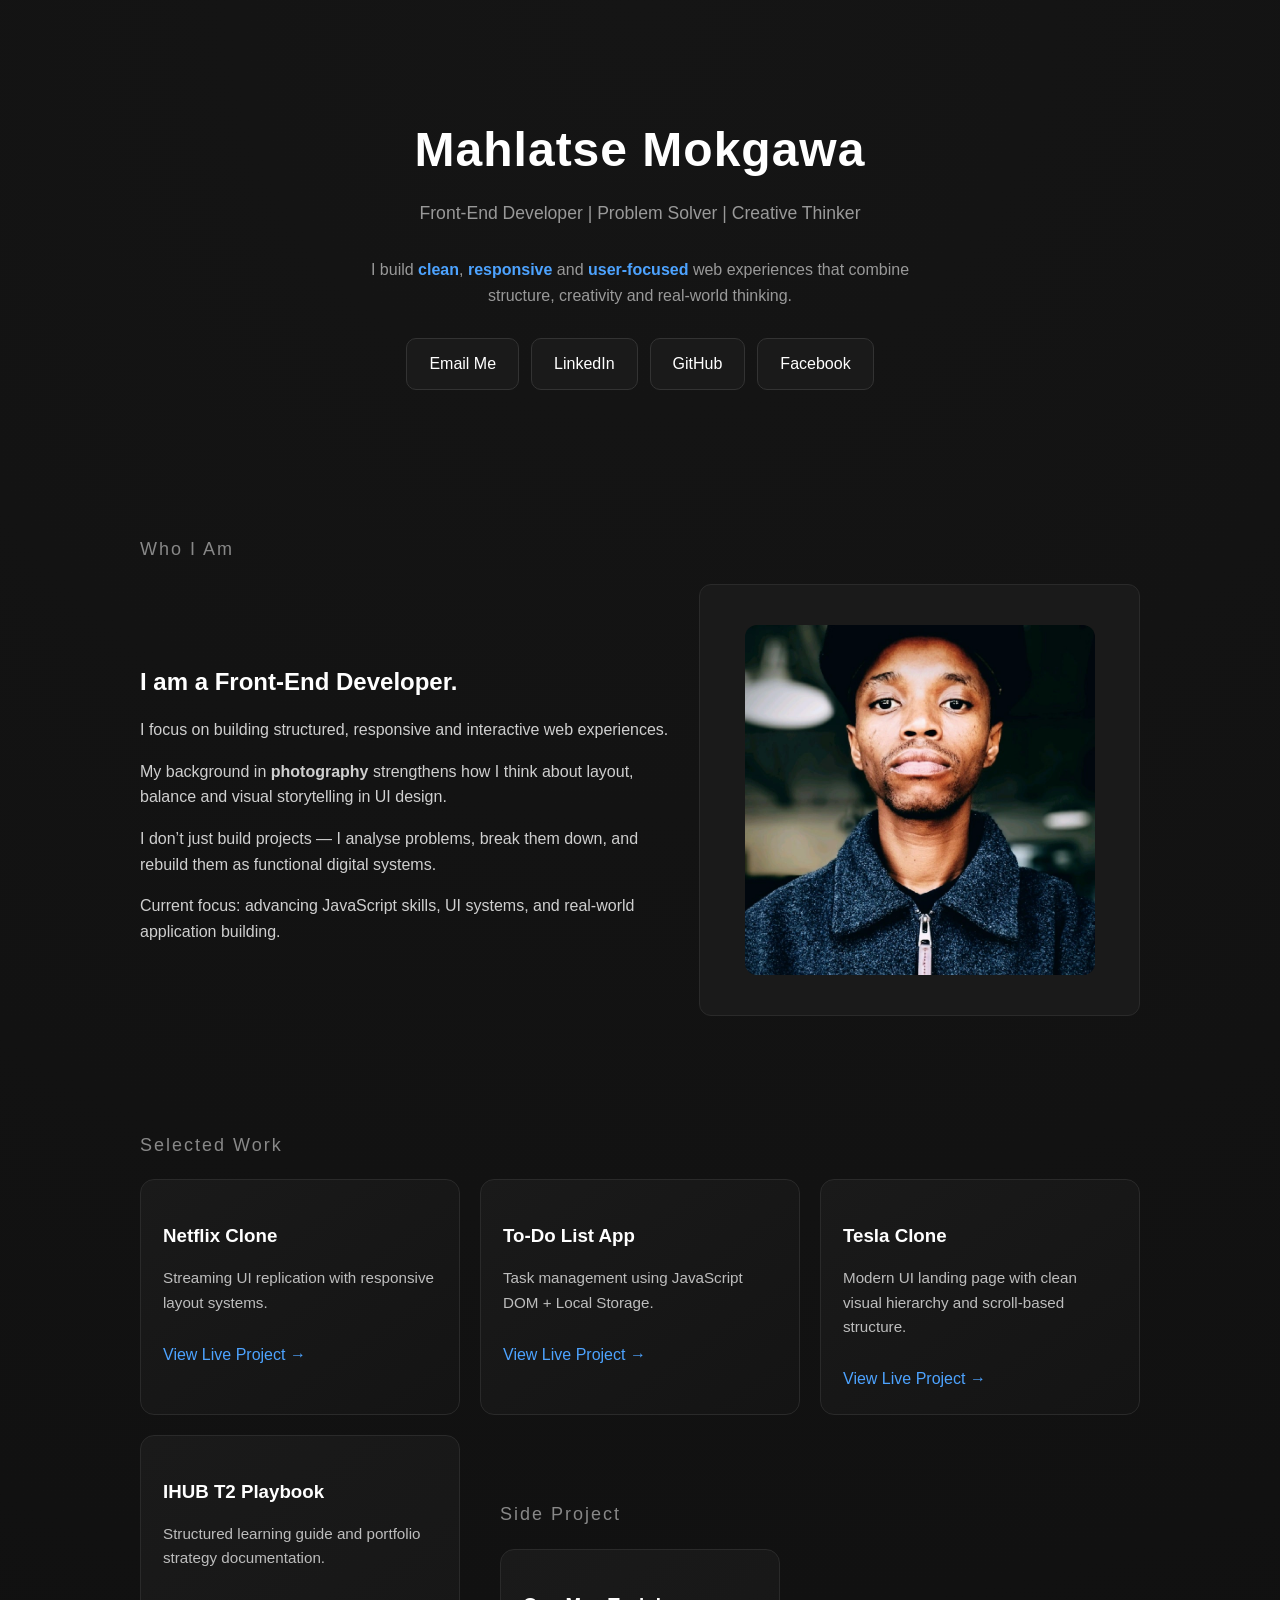
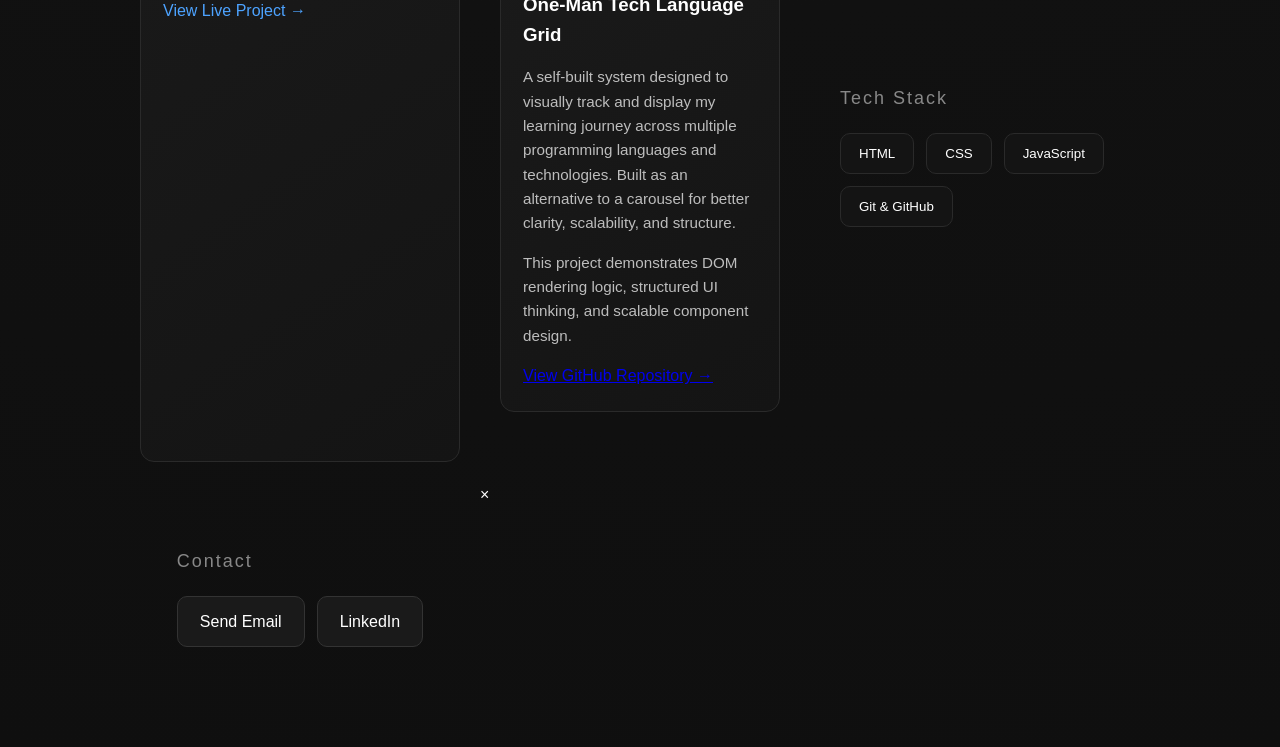
<file: index.html>
<!DOCTYPE html>
<html lang="en">
<head>
  <meta charset="UTF-8" />
  <meta name="viewport" content="width=device-width, initial-scale=1.0"/>
  <title>Mahlatse | Developer Portfolio</title>
  <link rel="stylesheet" href="https://cdnjs.cloudflare.com/ajax/libs/font-awesome/6.5.1/css/all.min.css">
  <link rel="stylesheet" href="styles.css"/>
</head>

<body>

<!-- HERO -->
<header class="hero">

  <h1 class="name">Mahlatse Mokgawa</h1>

  <p class="tagline">
    Front-End Developer | Problem Solver | Creative Thinker
  </p>
  <p class="hero-summary">
    I build <span class="highlight">clean</span>, <span class="highlight">responsive</span> and <span class="highlight">user-focused</span> web experiences that combine structure, creativity and real-world thinking.
  </p>

  <div class="hero-buttons">

    <a href="mailto:hlatsiboy113@gmail.com?subject=Portfolio%20Contact&body=Hi%20Mahlatse,%20I%20came%20across%20your%20portfolio..." class="hero-btn">
      Email Me
    </a>

    <a href="https://linkedin.com" target="_blank" class="hero-btn">LinkedIn</a>

    <a href="https://github.com" target="_blank" class="hero-btn">GitHub</a>

    <a href="https://facebook.com" target="_blank" class="hero-btn">Facebook</a>

  </div>

</header>

<section class="section">
  <h2 class="section-title">Who I Am</h2>

  <div class="about">

    <div class="about-text">

      <h3 class="bold-intro">I am a Front-End Developer.</h3>

      <p>
        I focus on building structured, responsive and interactive web experiences.
      </p>

      <p>
        My background in <strong>photography</strong> strengthens how I think about layout, balance and visual storytelling in UI design.
      </p>

      <p>
        I don’t just build projects — I analyse problems, break them down, and rebuild them as functional digital systems.
      </p>

      <p class="goal">
        Current focus: advancing JavaScript skills, UI systems, and real-world application building.
      </p>

    </div>

    <div class="about-image">
      <img src="assets/face-1.png" class="profile-img" />
    </div>
  </div>
</section>

<!-- PROJECTS -->
<section class="section">

  <h2 class="section-title">Selected Work</h2>

  <div class="projects">

    <a href="https://stellular-rabanadas-c62dc8.netlify.app/" target="_blank" class="project-card">
      <h3>Netflix Clone</h3>
      <p>Streaming UI replication with responsive layout systems.</p>
      <span class="link-tag">View Live Project →</span>
    </a>

    <a href="https://to-do-list474.netlify.app/" target="_blank" class="project-card">
      <h3>To-Do List App</h3>
      <p>Task management using JavaScript DOM + Local Storage.</p>
      <span class="link-tag">View Live Project →</span>
    </a>

    <a href="https://stellular-rabanadas-c62dc8.netlify.app/" target="_blank" class="project-card">
      <h3>Tesla Clone</h3>
      <p>Modern UI landing page with clean visual hierarchy and scroll-based structure.</p>
      <span class="link-tag">View Live Project →</span>
    </a>

    <a href="https://github.com/hlatsiboy113-png/mahlatseplaybook" target="_blank" class="project-card">
      <h3>IHUB T2 Playbook</h3>
      <p>Structured learning guide and portfolio strategy documentation.</p>
      <span class="link-tag">View Live Project →</span>
    </a>

    <section class="section">

  <h2 class="section-title">Side Project</h2>

  <div class="project-card">

    <h3>One-Man Tech Language Grid</h3>

    <p>
      A self-built system designed to visually track and display my learning journey across multiple programming languages and technologies.
      Built as an alternative to a carousel for better clarity, scalability, and structure.
    </p>

    <p>
      This project demonstrates DOM rendering logic, structured UI thinking, and scalable component design.
    </p>

    <a href="https://github.com/yourusername/one-man-carousel-grid" target="_blank" class="repo-link">
      View GitHub Repository →
    </a>

  </div>

</section>


<!-- TECH STACK -->
<section class="section">
  <h2 class="section-title">Tech Stack</h2>

  <div class="tech-grid">

    <button class="tech-btn" onclick="openModal('html')">HTML</button>
    <button class="tech-btn" onclick="openModal('css')">CSS</button>
    <button class="tech-btn" onclick="openModal('js')">JavaScript</button>
    <button class="tech-btn" onclick="openModal('git')">Git & GitHub</button>

  </div>
</section>

<!-- CONTACT -->
<section class="section">
  <h2 class="section-title">Contact</h2>

  <div class="contact">
    
    <a href="mailto:hlatsiboy113@gmail.com" class="contact-btn">Send Email</a>

    <a href="https://www.linkedin.com/in/mahlatse-mokgawa-53b588103/" target="_blank" class="contact-btn">
      LinkedIn
    </a>

  </div>
</section>

<!-- MODAL -->
<div id="modal" class="modal">
  <div class="modal-content">
    <span class="close" onclick="closeModal()">&times;</span>

    <div id="modal-body"></div>
  </div>
</div>

<script src="script.js"></script>
</body>
</html>
</file>
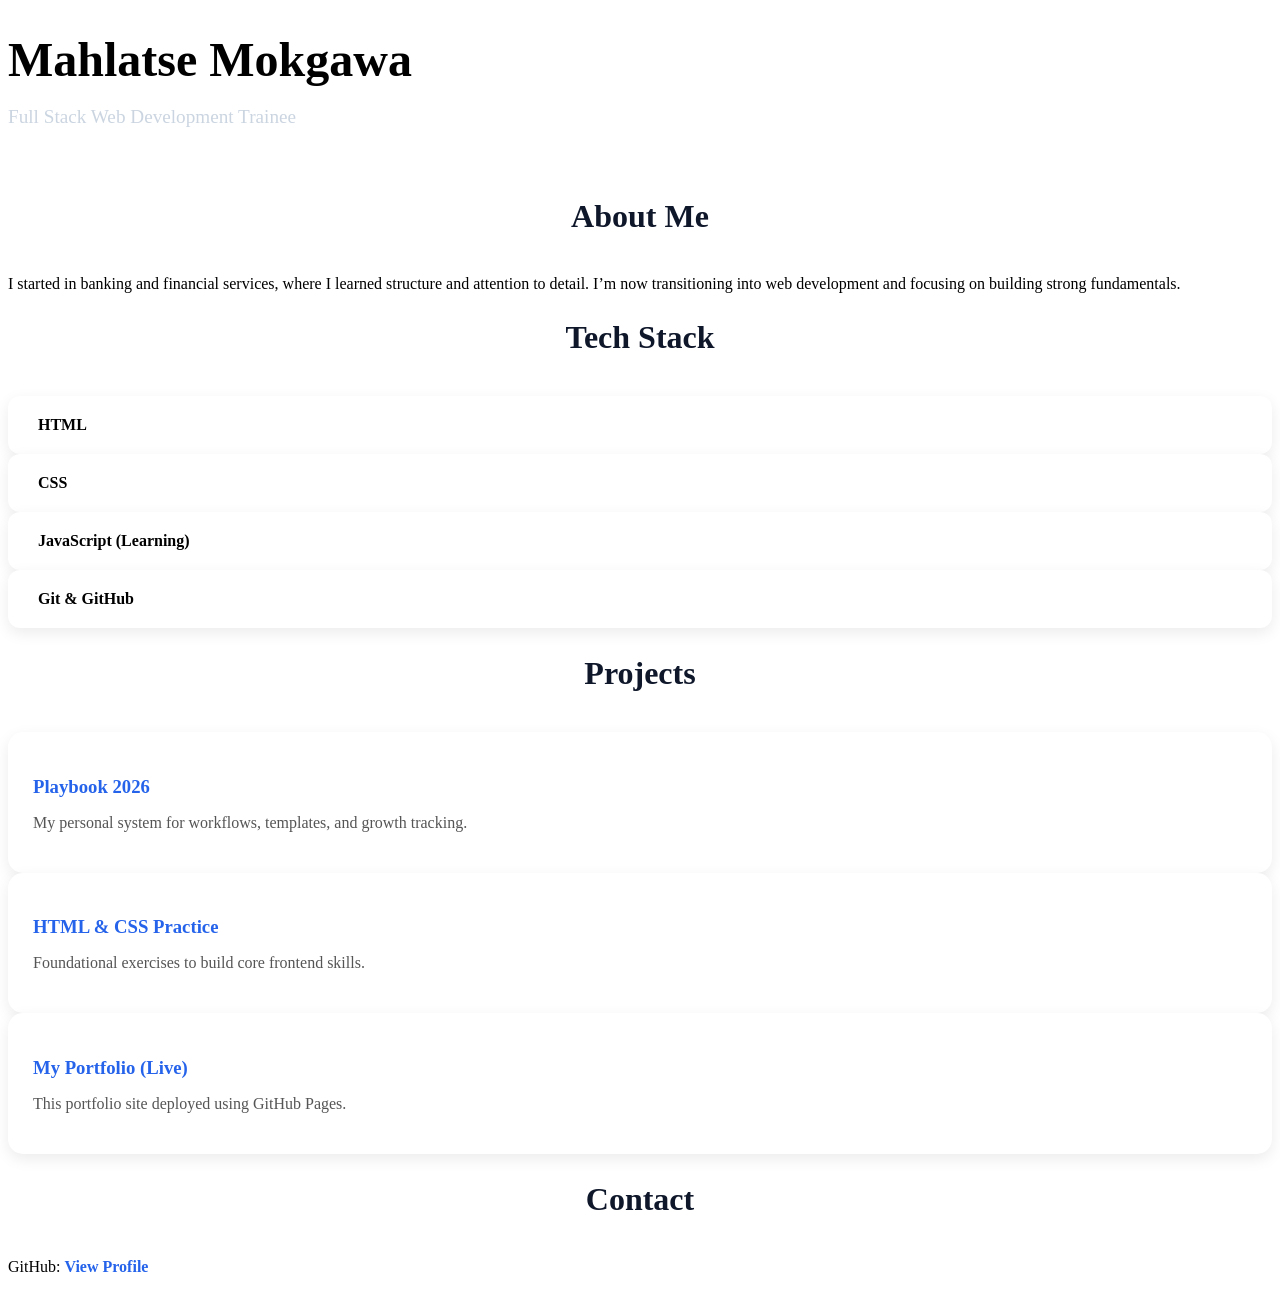
<file: portfolio-v1/mahlatse-portfolio-project-main/index.html>
<!DOCTYPE html>
<html lang="en">
<head>
  <meta charset="UTF-8">
  <meta name="viewport" content="width=device-width, initial-scale=1.0">
  <title>Mahlatse | Developer Portfolio</title>

  <link rel="stylesheet" href="styles.css">
</head>

<body>

<header>
  <h1>Mahlatse Mokgawa</h1>
  <p>Full Stack Web Development Trainee</p>

  <nav>
    <a href="#about">About</a>
    <a href="#stack">Stack</a>
    <a href="#projects">Projects</a>
    <a href="#contact">Contact</a>
  </nav>
</header>

<section id="about">
  <h2>About Me</h2>
  <p>
    I started in banking and financial services, where I learned structure and attention to detail.
    I’m now transitioning into web development and focusing on building strong fundamentals.
  </p>
</section>

<section id="stack">
  <h2>Tech Stack</h2>
  <div class="card">HTML</div>
  <div class="card">CSS</div>
  <div class="card">JavaScript (Learning)</div>
  <div class="card">Git & GitHub</div>
</section>

<section id="projects">
  <h2>Projects</h2>

  <!-- PROJECT 1 -->
  <a href="https://github.com/YOUR-USERNAME/playbook-2026" target="_blank" class="project-card">
    <h3>Playbook 2026</h3>
    <p>My personal system for workflows, templates, and growth tracking.</p>
  </a>

  <!-- PROJECT 2 -->
  <a href="https://github.com/YOUR-USERNAME/html-css-practice" target="_blank" class="project-card">
    <h3>HTML & CSS Practice</h3>
    <p>Foundational exercises to build core frontend skills.</p>
  </a>

  <!-- PROJECT 3 (LIVE SITE EXAMPLE) -->
  <a href="https://your-username.github.io/portfolio/" target="_blank" class="project-card">
    <h3>My Portfolio (Live)</h3>
    <p>This portfolio site deployed using GitHub Pages.</p>
  </a>

</section>

<section id="contact">
  <h2>Contact</h2>
  <p>
    GitHub:
    <a href="https://github.com/YOUR-USERNAME" target="_blank">
      View Profile
    </a>
  </p>
</section>

</body>
</html>
</file>
<file: styles.css>
body {
  margin: 0;
  font-family: Arial, sans-serif;
  background: radial-gradient(circle at top, #151515, #0f0f0f);
  color: #fff;
  line-height: 1.6;
}

/* Smooth scrolling */
html {
  scroll-behavior: smooth;
}

/* Global highlight */
.highlight {
  color: #4da3ff;
  font-weight: 600;
}

/* HERO */
.hero {
  text-align: center;
  padding: 90px 20px 60px;
}

.name {
  font-size: 3.2rem;
  font-weight: 700;
  letter-spacing: 1px;
}

.tagline {
  color: #aaa;
  margin-top: 10px;
  font-size: 1.1rem;
}

.hero-summary {
  max-width: 600px;
  margin: 20px auto;
  color: #cfcfcf;
}

.hero h1 {
  font-size: 40px;
}

.hero p {
  color: #aaa;
}

.hero {
    text-align: center;
    padding: 80px 20px;
}

.hero h1 {
    font-size: 3rem;
    margin-bottom: 10px;
}

.hero p {
    color: #999;
    margin-bottom: 30px;
}

.hero-buttons {
    display: flex;
    justify-content: center;
    flex-wrap: wrap;
    gap: 12px;
}

.hero-btn {
    text-decoration: none;
    color: white;
    background: #1a1a1a;
    padding: 12px 22px;
    border-radius: 10px;
    border: 1px solid #333;
    transition: all 0.3s ease;
    font-weight: 500;
}

.hero-btn:hover {
    transform: translate(-4px);
    background: #252525;
    border-color: #666;
    box-shadow: 0 8px 20px rgba(255,255,255,0.08);
}

/* SECTIONS */
.section {
  padding: 50px 20px;
  max-width: 1000px;
  margin: auto;
}

.section-title {
  font-size: 18px;
  font-weight: 500;
  letter-spacing: 2px;
  color: #888;
  margin-bottom: 20px;
}

/* ABOUT */
.about {
  display: flex;
  gap: 20px;
  flex-wrap: wrap;
}

.about-text {
  flex: 1;
  min-width: 250px;
}

.about-image {
  flex: 1;
  min-width: 250px;
  background: #1a1a1a;
  display: flex;
  align-items: center;
  justify-content: center;
  padding: 40px;
  color: #666;
}

/* PROJECTS */
.projects {
  display: grid;
  grid-template-columns: repeat(auto-fit, minmax(240px, 1fr));
  gap: 20px;
  margin-top: 20px;
}

/* Card becomes interactive tile */
.project-card {
  background: linear-gradient(145deg, #1a1a1a, #141414);
  border: 1px solid #2a2a2a;
  border-radius: 14px;
  padding: 22px;
  text-decoration: none;
  color: white;
  display: block;
  position: relative;
  overflow: hidden;
  transition: 0.35s ease;
  transform: translateY(0);
}

/* Glow hover effect */
.project-card:hover {
  transform: translateY(-10px) scale(1.02);
  border-color: #4da3ff;
  box-shadow: 0 20px 40px rgba(0,0,0,0.6);
}

/* Animated glow strip */
.project-card::before {
  content: "";
  position: absolute;
  top: 0;
  left: -100%;
  width: 100%;
  height: 3px;
  background: linear-gradient(90deg, transparent, #4da3ff, transparent);
  transition: 0.5s;
}

.project-card:hover::before {
  left: 100%;
}

.project-card h3 {
  margin-bottom: 8px;
}

.project-card p {
  color: #bdbdbd;
  font-size: 0.95rem;
}

.link-tag {
  display: inline-block;
  margin-top: 12px;
  color: #4da3ff;
  font-weight: 500;
}

/* TECH STACK */
.tech-grid {
  display: flex;
  gap: 10px;
  flex-wrap: wrap;
}

.tech-btn {
  padding: 10px 15px;
  border: none;
  background: #222;
  color: white;
  cursor: pointer;
  border-radius: 6px;
}

.tech-btn:hover {
  background: #333;
}

/* CONTACT */
.contact {
  display: flex;
  gap: 10px;
}

.contact-btn {
  padding: 10px 15px;
  background: #222;
  color: white;
  text-decoration: none;
  border-radius: 6px;
}

.contact-btn:hover {
  background: #333;
}

/* MODAL */
.about {
  display: grid;
  grid-template-columns: 1.2fr 1fr;
  gap: 30px;
  align-items: center;
}

.about-text p {
  color: #cfcfcf;
}

.bold-intro {
  font-size: 1.5rem;
  margin-bottom: 10px;
  color: #fff;
}

.about-image {
  background: #1a1a1a;
  border-radius: 12px;
  overflow: hidden;
  border: 1px solid #2a2a2a;
}

.profile-img {
    width: 100%;
    max-width: 350px;
    height: auto;
    display: block;
    border-radius: 12px;
}

.profile-img {
    width: 100%;
    max-width: 350px;
    height: auto;
    border-radius: 12px;
    display: block;
}

.contact {
    display: flex;
    flex-wrap: wrap;
    gap: 12px;
    margin-top: 20px;
}

.contact-btn {
    text-decoration: none;
    color: white;
    background: #1a1a1a;
    padding: 12px 22px;
    border-radius: 10px;
    border: 1px solid #333;
    transition: all 0.3s ease;
    font-weight: 500;
}

.contact-btn:hover {
    transform: translateY(-4px);
    border-color: #666;
    box-shadow: 0 8px 20px rgba(255,255,255,0.08);
    background: #252525;
}

.tech-grid {
  display: flex;
  flex-wrap: wrap;
  gap: 12px;
}

.tech-btn {
  padding: 12px 18px;
  border-radius: 10px;
  border: 1px solid #2a2a2a;
  background: #141414;
  color: white;
  cursor: pointer;
  transition: 0.3s ease;
}

.tech-btn:hover {
  background: #1f1f1f;
  border-color: #4da3ff;
  transform: translateY(-4px);
  box-shadow: 0 10px 20px rgba(0,0,0,0.4);
}


.language-grid {
  display: grid;
  grid-template-columns: repeat(auto-fit, minmax(90px, 1fr));
  gap: 12px;
  margin-top: 20px;

@media (max-width: 768px) {
  .about {
    grid-template-columns: 1fr;
  }

  .name {
    font-size: 2.4rem;
  }

  .hero {
    pad
</file>
<file: portfolio-v1/mahlatse-portfolio-project-main/styles.css>
<!-- RESET -->


* {
  margin: 0;
  padding: 0;
  box-sizing: border-box;
}

<!-- BODY -->


body {
  font-family: Arial, Helvetica, sans-serif;
  background: #f4f7fa;
  color: #222;
  line-height: 1.6;
}

<!-- HEADER -->
 
header {
  background: linear-gradient(135deg, #0f172a, #1e293b);
  color: white;
  text-align: center;
  padding: 80px 20px;
}

header h1 {
  font-size: 3rem;
  margin-bottom: 10px;
}

header p {
  font-size: 1.2rem;
  color: #cbd5e1;
  margin-bottom: 25px;
}

<!-- NAVIGATION -->

nav {
  display: flex;
  justify-content: center;
  gap: 20px;
  flex-wrap: wrap;
}

nav a {
  color: white;
  text-decoration: none;
  padding: 10px 18px;
  border: 1px solid rgba(255,255,255,0.3);
  border-radius: 8px;
  transition: 0.3s;
}

nav a:hover {
  background: white;
  color: #0f172a;
}


   SECTIONS


section {
  max-width: 1100px;
  margin: auto;
  padding: 70px 20px;
}

section h2 {
  text-align: center;
  margin-bottom: 40px;
  font-size: 2rem;
  color: #0f172a;
}


<!-- ABOUT -->


#about p {
  max-width: 800px;
  margin: auto;
  text-align: center;
  font-size: 1.1rem;
}


<!-- TECH STACK -->


#stack {
  display: flex;
  flex-wrap: wrap;
  justify-content: center;
  gap: 20px;
}

#stack h2 {
  width: 100%;
}

.card {
  background: white;
  padding: 20px 30px;
  border-radius: 12px;
  box-shadow: 0 5px 15px rgba(0,0,0,0.08);
  font-weight: bold;
  transition: 0.3s;
}

.card:hover {
  transform: translateY(-5px);
}


<!-- PROJECTS -->


#projects {
  display: grid;
  gap: 25px;
}

.project-card {
  background: white;
  padding: 25px;
  border-radius: 15px;
  text-decoration: none;
  color: inherit;
  box-shadow: 0 5px 15px rgba(0,0,0,0.08);
  transition: 0.3s;
  display: block;
}

.project-card:hover {
  transform: translateY(-6px);
  box-shadow: 0 10px 25px rgba(0,0,0,0.15);
}

.project-card h3 {
  color: #2563eb;
  margin-bottom: 10px;
}

.project-card p {
  color: #555;
}


<!-- CONTACT -->


#contact {
  text-align: center;
}

#contact a {
  color: #2563eb;
  text-decoration: none;
  font-weight: bold;
}

#contact a:hover {
  text-decoration: underline;
}


   FOOTER


footer {
  background: #0f172a;
  color: white;
  text-align: center;
  padding: 25px;
}


<!-- BODY -->


@media (max-width: 768px) {

  header h1 {
    font-size: 2.2rem;
  }

  section {
    padding: 50px 20px;
  }

  nav {
    gap: 10px;
  }

  .card {
    width: 100%;
    text-align: center;
  }

  .project-card {
    width: 100%;
  }
}
</file>
